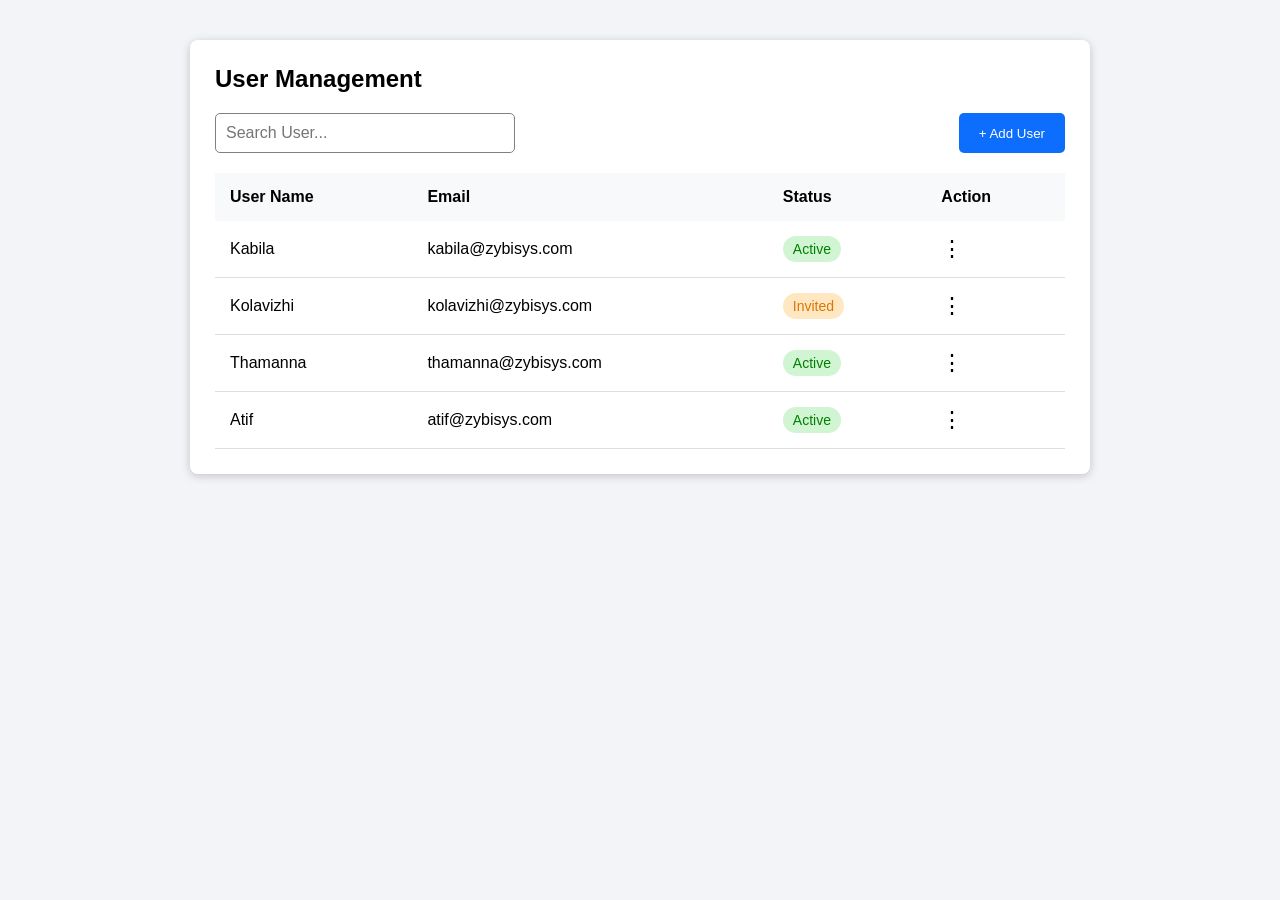
<file: Day 4/index.html>
<!DOCTYPE html>
<html lang="en">

<head>
    <meta charset="UTF-8">
    <meta name="viewport" content="width=device-width, initial-scale=1.0">
    <title>User Management</title>

    <link rel="stylesheet" href="style.css">
</head>

<body>

    <div class="container">

        <h2>User Management</h2>

        <div class="top-bar">

            <input
                type="text"
                id="search"
                placeholder="Search User..."
            >

            <button id="addBtn">
                + Add User
            </button>

        </div>

        <table>

            <thead>

                <tr>
                    <th>User Name</th>
                    <th>Email</th>
                    <th>Status</th>
                    <th>Action</th>
                </tr>

            </thead>

            <tbody id="tableBody">

            </tbody>

        </table>

    </div>

    <script src="script.js"></script>

</body>

</html>
</file>
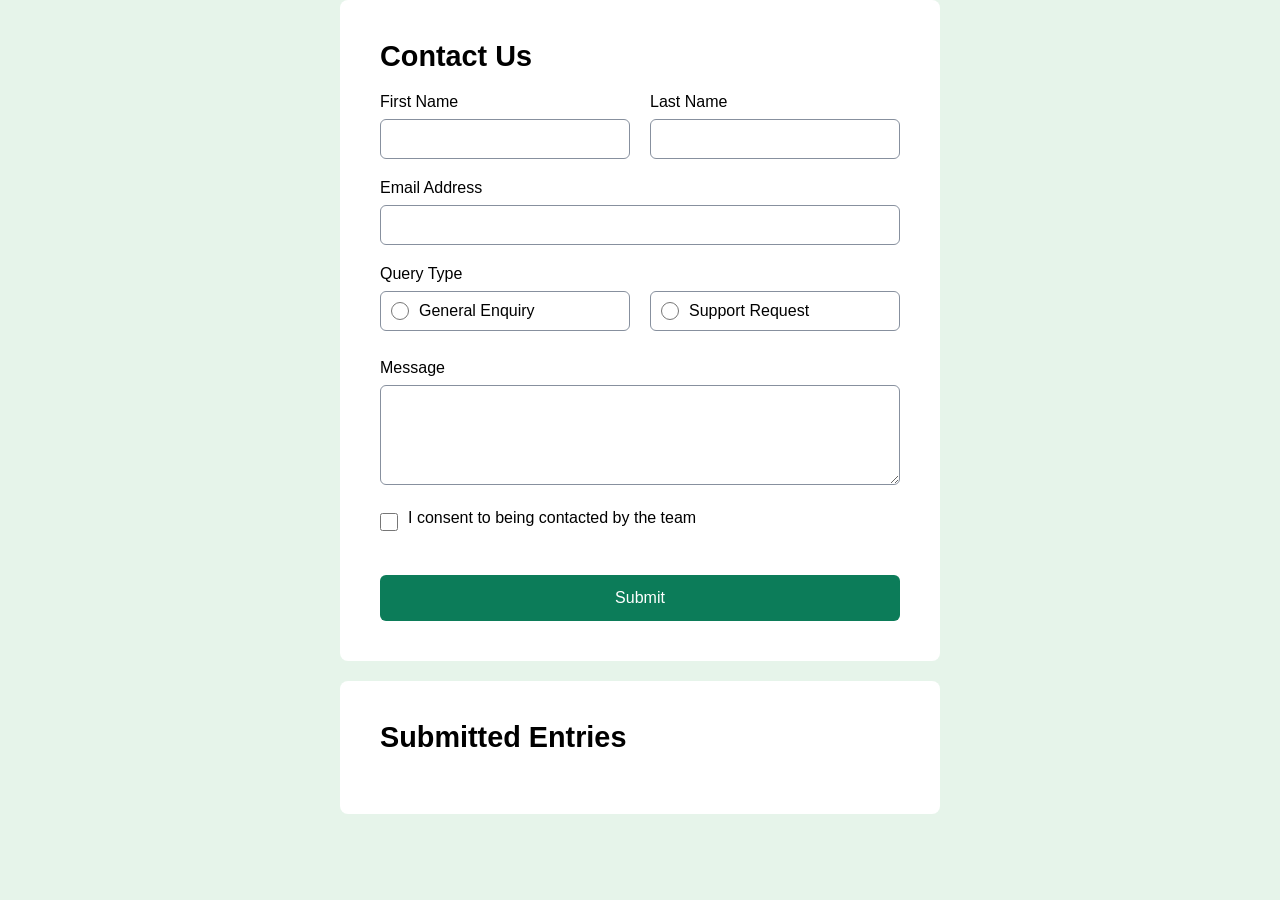
<file: Day 2/form.html>
<!DOCTYPE html>
<html lang="en">
<head>
<meta charset="UTF-8">
<meta name="viewport" content="width=device-width, initial-scale=1.0">
<title>Contact Us</title>
<style>
  * {
    margin: 0;
    padding: 0;
    box-sizing: border-box;
  }

  body {
    font-family: Arial, sans-serif;
    background: #e6f4ea;
    display: flex;
    flex-direction: column;
    align-items: center;
  }

  .form-container, #output {
    background: #fff;
    max-width: 600px;
    width: 100%;
    padding: 40px;
    border-radius: 8px;
  }

  #output {
    margin-top: 20px;
  }

  h1 {
    font-size: 1.8rem;
    margin-bottom: 20px;
  }

  .form-group {
    margin-bottom: 20px;
  }

  .row {
    display: flex;
    gap: 20px;
  }

  .row .form-group {
    flex: 1;
  }

  label {
    display: block;
    margin-bottom: 8px;
  }

  input[type="text"],
  input[type="email"],
  textarea {
    width: 100%;
    padding: 10px;
    border: 1px solid #87909e;
    border-radius: 6px;
    font-size: 1rem;
  }

  input[type="checkbox"],
  input[type="radio"] {
    width: 18px;
    height: 18px;
    flex-shrink: 0;
  }

  textarea {
    min-height: 100px;
  }

  .radio-group {
    display: flex;
    gap: 20px;
  }

  .radio-option {
    flex: 1;
    display: flex;
    align-items: center;
    gap: 10px;
    border: 1px solid #87909e;
    border-radius: 6px;
    padding: 10px;
  }

  .consent-group {
    display: flex;
    align-items: center;
    gap: 10px;
  }

  button {
    width: 100%;
    background: #0c7c59;
    color: #fff;
    border: none;
    padding: 14px;
    border-radius: 6px;
    font-size: 1rem;
    cursor: pointer;
    margin-top: 20px;
  }
</style>
</head>
<body>

  <div class="form-container">
    <h1>Contact Us</h1>
    <form id="contactForm">

      <div class="row">
        <div class="form-group">
          <label>First Name</label>
          <input type="text" id="firstName" required>
        </div>
        <div class="form-group">
          <label>Last Name</label>
          <input type="text" id="lastName" required>
        </div>
      </div>

      <div class="form-group">
        <label>Email Address</label>
        <input type="email" id="email" required>
      </div>

      <div class="form-group">
        <label>Query Type</label>
        <div class="radio-group">
          <label class="radio-option">
            <input type="radio" name="queryType" value="General Enquiry" required>
            General Enquiry
          </label>
          <label class="radio-option">
            <input type="radio" name="queryType" value="Support Request">
            Support Request
          </label>
        </div>
      </div>

      <div class="form-group">
        <label>Message</label>
        <textarea id="message" required></textarea>
      </div>

      <div class="form-group consent-group">
        <input type="checkbox" id="consent" required>
        <label>I consent to being contacted by the team</label>
      </div>

      <button type="submit">Submit</button>
    </form>
  </div>

  <div id="output">
    <h1>Submitted Entries</h1>
    <ul id="list"></ul>
  </div>

  <script src="jsscript.js"></script>

</body>
</html>
</file>
<file: Day 4/style.css>
*{
    margin:0;
    padding:0;
    box-sizing:border-box;
    font-family:Arial, Helvetica, sans-serif;
}

body{

    background:#f2f4f7;
    padding:40px;

}

.container{

    width:900px;
    margin:auto;
    background:white;
    padding:25px;
    border-radius:8px;
    box-shadow:0px 2px 10px rgba(0,0,0,0.2);

}

h2{

    margin-bottom:20px;

}

.top-bar{

    display:flex;
    justify-content:space-between;
    margin-bottom:20px;

}

#search{

    width:300px;
    padding:10px;
    border:1px solid gray;
    border-radius:5px;
    font-size:16px;

}

#addBtn{

    background:#0d6efd;
    color:white;
    border:none;
    padding:10px 20px;
    border-radius:5px;
    cursor:pointer;

}

#addBtn:hover{

    background:#0b5ed7;

}

table{

    width:100%;
    border-collapse:collapse;

}

th{

    background:#f8f9fa;
    padding:15px;
    text-align:left;

}

td{

    padding:15px;
    border-bottom:1px solid #ddd;

}

.status-active{

    background:#d1f5d3;
    color:green;
    padding:5px 10px;
    border-radius:20px;
    font-size:14px;

}

.status-invited{

    background:#ffe7c2;
    color:#d97706;
    padding:5px 10px;
    border-radius:20px;
    font-size:14px;

}

.menu{

    position:relative;

}

.menu-btn{

    background:none;
    border:none;
    font-size:22px;
    cursor:pointer;

}

.dropdown{

    display:none;
    position:absolute;
    right:0;
    top:30px;
    background:white;
    width:120px;
    border:1px solid #ddd;
    border-radius:5px;
    box-shadow:0 2px 8px rgba(0,0,0,0.2);

}

.dropdown button{

    width:100%;
    padding:10px;
    border:none;
    background:white;
    cursor:pointer;
    text-align:left;

}

.dropdown button:hover{

    background:#f1f1f1;

}

.show{

    display:block;

}
</file>
